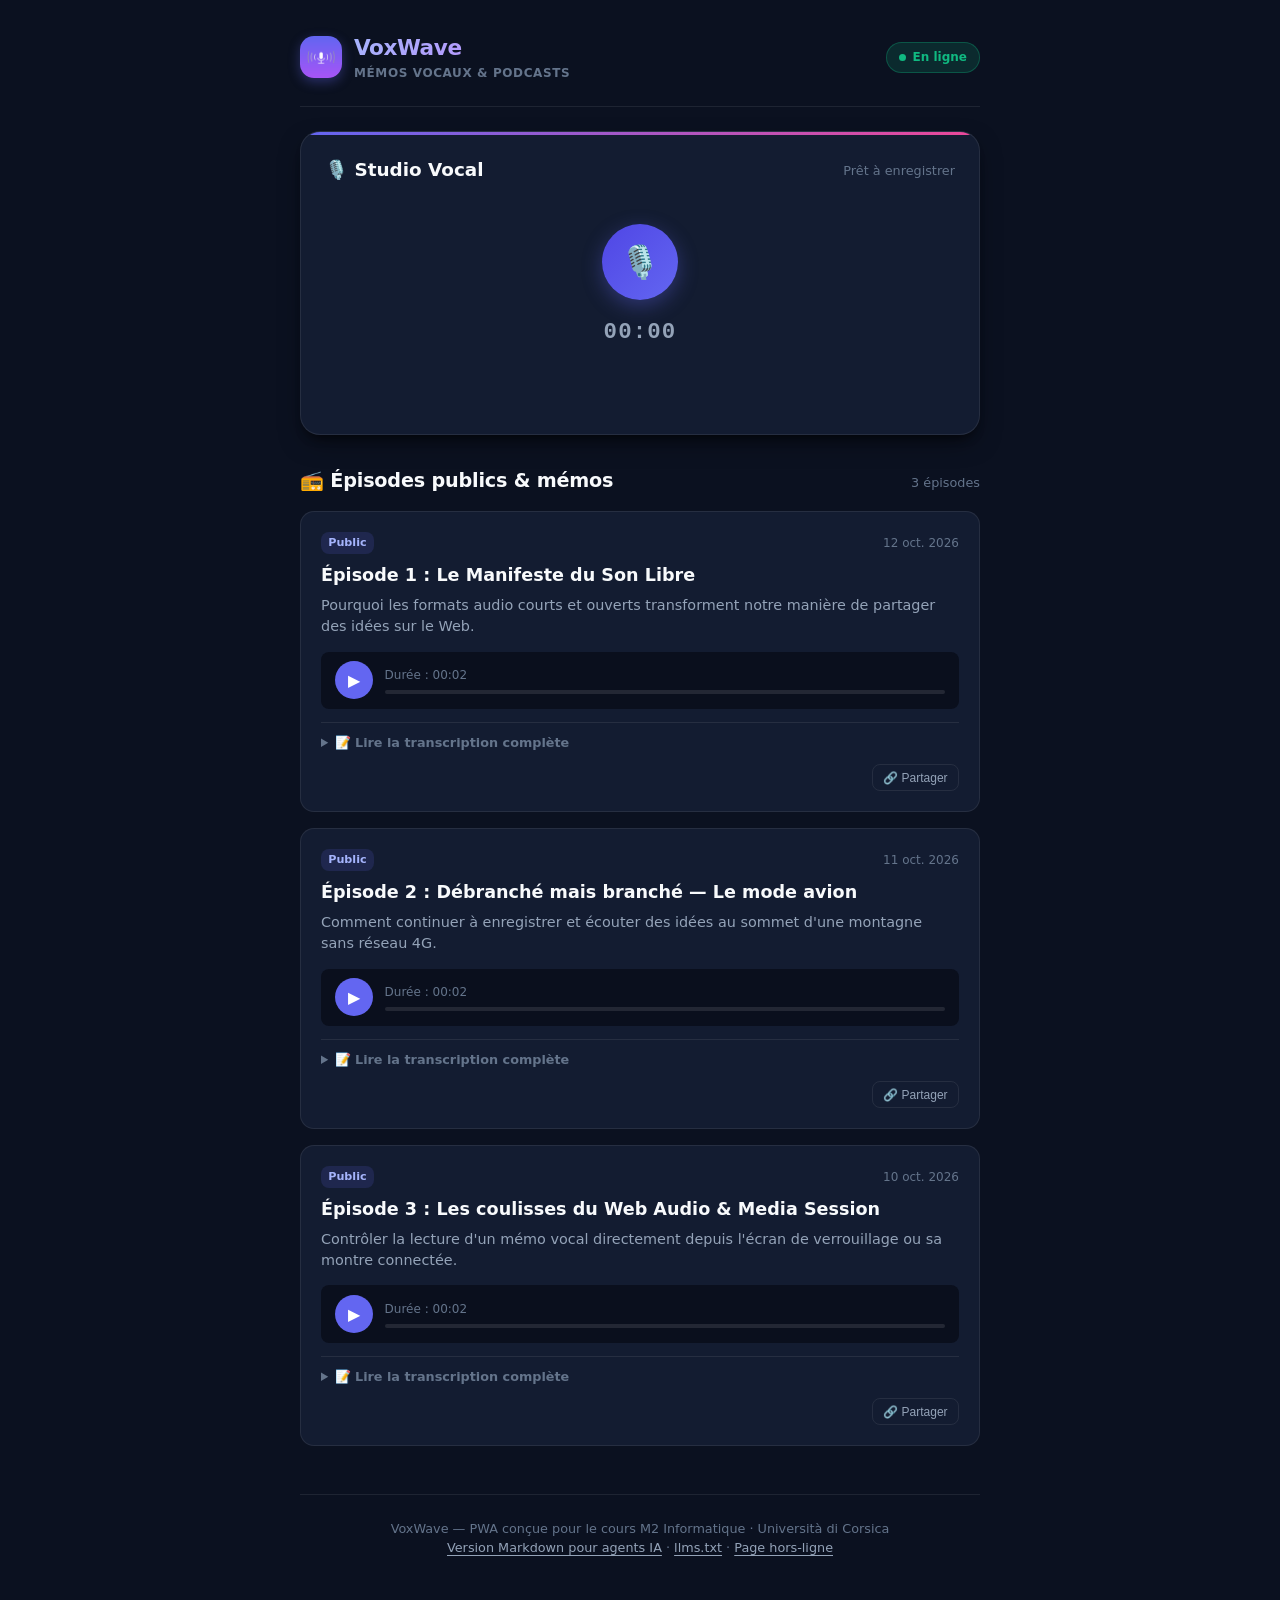
<file: index.html>
<!DOCTYPE html>
<html lang="fr">
<head>
  <meta charset="UTF-8">
  <meta name="viewport" content="width=device-width, initial-scale=1.0">
  <title>VoxWave — Mémos Vocaux & Mini-Podcasts Publics</title>
  <meta name="description" content="Enregistrez, écoutez et publiez des mémos vocaux et mini-podcasts hors ligne. PWA audio complète pour mobile et desktop." />
  
  <link rel="canonical" href="https://mini-podcast.netlify.app/" />
  <link rel="alternate" type="text/markdown" href="/episodes.md" />
  <link rel="manifest" href="/manifest.json" />

  <!-- iOS PWA support -->
  <meta name="apple-mobile-web-app-capable" content="yes" />
  <meta name="apple-mobile-web-app-status-bar-style" content="black-translucent" />
  <meta name="apple-mobile-web-app-title" content="VoxWave" />
  <link rel="apple-touch-icon" href="/icons/icon-192.png" />
  <meta name="theme-color" content="#0f172a" />

  <!-- Open Graph -->
  <meta property="og:type" content="website" />
  <meta property="og:title" content="VoxWave — Mémos Vocaux & Mini-Podcasts Publics" />
  <meta property="og:description" content="Enregistrez, écoutez et publiez des mémos vocaux et mini-podcasts hors ligne. PWA audio avec Media Session et synchronisation Outbox." />
  <meta property="og:image" content="https://mini-podcast.netlify.app/icons/icon-512.png" />
  <meta property="og:url" content="https://mini-podcast.netlify.app/" />

  <!-- Twitter Card -->
  <meta name="twitter:card" content="summary_large_image" />
  <meta name="twitter:title" content="VoxWave — Mémos Vocaux & Mini-Podcasts Publics" />
  <meta name="twitter:description" content="Enregistrez et écoutez vos podcasts et mémos vocaux hors ligne." />
  <meta name="twitter:image" content="https://mini-podcast.netlify.app/icons/icon-512.png" />

  <!-- Schema.org JSON-LD (WebApplication & PodcastSeries) -->
  <script type="application/ld+json">
  {
    "@context": "https://schema.org",
    "@graph": [
      {
        "@type": "WebApplication",
        "name": "VoxWave",
        "applicationCategory": "MultimediaApplication",
        "operatingSystem": "Any",
        "url": "https://mini-podcast.netlify.app/",
        "description": "Progressive Web App d'enregistrement et d'écoute de mini-podcasts hors ligne.",
        "offers": {
          "@type": "Offer",
          "price": "0"
        }
      },
      {
        "@type": "PodcastSeries",
        "name": "VoxWave — Les Chroniques Audio",
        "description": "Le flux public des micro-chroniques et mémos de la communauté VoxWave.",
        "url": "https://mini-podcast.netlify.app/",
        "episodes": [
          {
            "@type": "PodcastEpisode",
            "name": "Épisode 1 : Le Manifeste du Son Libre",
            "description": "Pourquoi les formats audio courts et ouverts transforment notre manière de partager des idées.",
            "url": "https://mini-podcast.netlify.app/#ep1",
            "associatedMedia": {
              "@type": "AudioObject",
              "contentUrl": "https://mini-podcast.netlify.app/audio/ep1-manifeste.wav",
              "encodingFormat": "audio/wav"
            }
          },
          {
            "@type": "PodcastEpisode",
            "name": "Épisode 2 : Débranché mais branché — Le mode avion",
            "description": "Comment écouter et créer vos mémos sonores au sommet d'une montagne sans 4G.",
            "url": "https://mini-podcast.netlify.app/#ep2",
            "associatedMedia": {
              "@type": "AudioObject",
              "contentUrl": "https://mini-podcast.netlify.app/audio/ep2-offline.wav",
              "encodingFormat": "audio/wav"
            }
          },
          {
            "@type": "PodcastEpisode",
            "name": "Épisode 3 : Les coulisses du Web Audio & Media Session",
            "description": "Gérer la lecture de mémos audio directement depuis l'écran de verrouillage du smartphone.",
            "url": "https://mini-podcast.netlify.app/#ep3",
            "associatedMedia": {
              "@type": "AudioObject",
              "contentUrl": "https://mini-podcast.netlify.app/audio/ep3-audio-apis.wav",
              "encodingFormat": "audio/wav"
            }
          }
        ]
      }
    ]
  }
  </script>

  <link rel="stylesheet" href="/style.css" />
  <!-- Librairie idb locale -->
  <script src="/idb.js"></script>
</head>
<body>
  <div class="container">
    
    <!-- En-tête de l'application -->
    <header class="app-header">
      <div class="brand">
        <img src="/icons/icon-192.png" alt="Logo VoxWave" class="brand-logo" />
        <div class="brand-text">
          <h1>VoxWave</h1>
          <p>Mémos Vocaux & Podcasts</p>
        </div>
      </div>
      <div class="header-actions">
        <div id="network-badge" class="network-badge">
          <span class="network-dot"></span>
          <span id="network-text">En ligne</span>
        </div>
        <button id="btn-install" class="btn-install" aria-label="Installer l'application">
          📥 Installer
        </button>
      </div>
    </header>

    <!-- Bannière de mise à jour Service Worker -->
    <div id="update-banner" class="update-banner" role="alert">
      <p>✨ Une nouvelle version de VoxWave est prête.</p>
      <button id="btn-update" class="btn-update">Mettre à jour</button>
    </div>

    <main>
      <!-- Studio d'enregistrement (Capacité Microphone) -->
      <section id="studio" class="studio-card" aria-labelledby="studio-title">
        <div class="studio-header">
          <h2 id="studio-title">🎙️ Studio Vocal</h2>
          <span id="studio-status" class="studio-status">Prêt à enregistrer</span>
        </div>

        <div class="recorder-box">
          <div class="record-btn-wrapper">
            <button id="record-btn" class="record-btn" aria-label="Démarrer l'enregistrement vocal">
              🎙️
            </button>
          </div>

          <div id="record-timer" class="record-timer">00:00</div>

          <div id="sound-waves" class="sound-waves" aria-hidden="true">
            <div class="wave-bar"></div>
            <div class="wave-bar"></div>
            <div class="wave-bar"></div>
            <div class="wave-bar"></div>
            <div class="wave-bar"></div>
          </div>
        </div>

        <!-- Formulaire de publication (visible après enregistrement) -->
        <form id="recording-form" class="recording-form">
          <audio id="audio-preview" class="audio-preview-player" controls></audio>
          
          <div class="form-group">
            <label for="ep-title">Titre de l'épisode *</label>
            <input type="text" id="ep-title" class="form-input" placeholder="Ex: Ma réflexion sur les PWA..." required maxlength="80" />
          </div>

          <div class="form-group">
            <label for="ep-summary">Résumé court *</label>
            <input type="text" id="ep-summary" class="form-input" placeholder="Quelques mots pour donner envie d'écouter..." required maxlength="160" />
          </div>

          <div class="form-group">
            <label for="ep-transcript">Transcription textuelle ou notes</label>
            <textarea id="ep-transcript" class="form-textarea" placeholder="Retranscription complète de l'enregistrement pour les moteurs et agents IA..."></textarea>
          </div>

          <div class="form-actions">
            <button type="button" id="btn-cancel-recording" class="btn-ghost">Recommencer</button>
            <button type="submit" id="btn-save-recording" class="btn-primary">Publier le mémo</button>
          </div>
        </form>
      </section>

      <!-- Liste des épisodes (Contenu public statique pour crawlers + hydratation IDB) -->
      <section id="episodes-section" aria-labelledby="episodes-title">
        <div class="section-title">
          <h2 id="episodes-title">📻 Épisodes publics & mémos</h2>
          <span id="episodes-count" class="badge-count">3 épisodes</span>
        </div>

        <ul id="episodes-list" class="episodes-list">
          
          <!-- Épisode Seed 1 -->
          <li class="episode-card" data-seed="true" data-id="seed-ep1">
            <article>
              <div class="episode-meta-row">
                <div class="episode-badges">
                  <span class="tag-badge public">Public</span>
                  <span class="tag-badge">Épisode 1</span>
                </div>
                <time datetime="2026-10-12">12 oct. 2026</time>
              </div>

              <h3>Épisode 1 : Le Manifeste du Son Libre</h3>
              <p class="episode-summary">Pourquoi les formats audio courts et ouverts transforment notre manière de partager des idées sur le Web.</p>

              <div class="player-container">
                <button class="play-trigger-btn" data-audio-src="/audio/ep1-manifeste.wav" data-title="Épisode 1 : Le Manifeste du Son Libre" aria-label="Écouter l'épisode 1">▶</button>
                <div class="player-info">
                  <div class="player-duration">Durée : 00:02</div>
                  <div class="progress-track" role="progressbar" aria-valuenow="0" aria-valuemin="0" aria-valuemax="100">
                    <div class="progress-bar-fill"></div>
                  </div>
                </div>
              </div>

              <details class="transcript-details">
                <summary>📝 Lire la transcription complète</summary>
                <p class="transcript-text">Bienvenue sur VoxWave ! La voix est le moyen le plus direct et spontané d'exprimer une pensée. Dans un web saturé d'écrans et d'artifices, ce micro-podcast défend une diffusion sonore légère, universelle et accessible à tous, même hors ligne.</p>
              </details>

              <div class="card-actions-bar">
                <button class="action-btn share-btn" data-share-title="Épisode 1 : Le Manifeste du Son Libre" data-share-text="Découvrez ce mémo audio sur VoxWave !" aria-label="Partager cet épisode">
                  🔗 Partager
                </button>
              </div>
            </article>
          </li>

          <!-- Épisode Seed 2 -->
          <li class="episode-card" data-seed="true" data-id="seed-ep2">
            <article>
              <div class="episode-meta-row">
                <div class="episode-badges">
                  <span class="tag-badge public">Public</span>
                  <span class="tag-badge">Épisode 2</span>
                </div>
                <time datetime="2026-10-11">11 oct. 2026</time>
              </div>

              <h3>Épisode 2 : Débranché mais branché — Le mode avion</h3>
              <p class="episode-summary">Comment continuer à enregistrer et écouter des idées au sommet d'une montagne sans réseau 4G.</p>

              <div class="player-container">
                <button class="play-trigger-btn" data-audio-src="/audio/ep2-offline.wav" data-title="Épisode 2 : Débranché mais branché — Le mode avion" aria-label="Écouter l'épisode 2">▶</button>
                <div class="player-info">
                  <div class="player-duration">Durée : 00:02</div>
                  <div class="progress-track" role="progressbar" aria-valuenow="0" aria-valuemin="0" aria-valuemax="100">
                    <div class="progress-bar-fill"></div>
                  </div>
                </div>
              </div>

              <details class="transcript-details">
                <summary>📝 Lire la transcription complète</summary>
                <p class="transcript-text">Être coupé du réseau n'est plus un frein à la création. Grâce au Service Worker et à IndexedDB, votre voix est immédiatement mise en sécurité dans l'Outbox locale. Dès que le signal revient, la magie de la synchronisation opère en toute transparence.</p>
              </details>

              <div class="card-actions-bar">
                <button class="action-btn share-btn" data-share-title="Épisode 2 : Débranché mais branché" data-share-text="Découvrez comment VoxWave fonctionne hors ligne !" aria-label="Partager cet épisode">
                  🔗 Partager
                </button>
              </div>
            </article>
          </li>

          <!-- Épisode Seed 3 -->
          <li class="episode-card" data-seed="true" data-id="seed-ep3">
            <article>
              <div class="episode-meta-row">
                <div class="episode-badges">
                  <span class="tag-badge public">Public</span>
                  <span class="tag-badge">Épisode 3</span>
                </div>
                <time datetime="2026-10-10">10 oct. 2026</time>
              </div>

              <h3>Épisode 3 : Les coulisses du Web Audio & Media Session</h3>
              <p class="episode-summary">Contrôler la lecture d'un mémo vocal directement depuis l'écran de verrouillage ou sa montre connectée.</p>

              <div class="player-container">
                <button class="play-trigger-btn" data-audio-src="/audio/ep3-audio-apis.wav" data-title="Épisode 3 : Les coulisses du Web Audio" aria-label="Écouter l'épisode 3">▶</button>
                <div class="player-info">
                  <div class="player-duration">Durée : 00:02</div>
                  <div class="progress-track" role="progressbar" aria-valuenow="0" aria-valuemin="0" aria-valuemax="100">
                    <div class="progress-bar-fill"></div>
                  </div>
                </div>
              </div>

              <details class="transcript-details">
                <summary>📝 Lire la transcription complète</summary>
                <p class="transcript-text">La Media Session API transforme une simple page web en un véritable lecteur natif. Pochette d'album, métadonnées, boutons de saut temporel : tout s'intègre harmonieusement dans les commandes multimédias du système d'exploitation.</p>
              </details>

              <div class="card-actions-bar">
                <button class="action-btn share-btn" data-share-title="Épisode 3 : Les coulisses du Web Audio" data-share-text="L'intégration Media Session expliquée en podcast." aria-label="Partager cet épisode">
                  🔗 Partager
                </button>
              </div>
            </article>
          </li>

        </ul>
      </section>
    </main>

    <!-- Pied de page -->
    <footer class="app-footer">
      <p>VoxWave — PWA conçue pour le cours M2 Informatique · Università di Corsica</p>
      <p><a href="/episodes.md">Version Markdown pour agents IA</a> · <a href="/llms.txt">llms.txt</a> · <a href="/offline.html">Page hors-ligne</a></p>
    </footer>

  </div>

  <!-- Conteneur des notifications toast -->
  <div id="toast-container" class="toast-container" aria-live="polite"></div>

  <!-- Scripts applicatifs -->
  <script src="/db.js"></script>
  <script src="/app.js"></script>
</body>
</html>
</file>
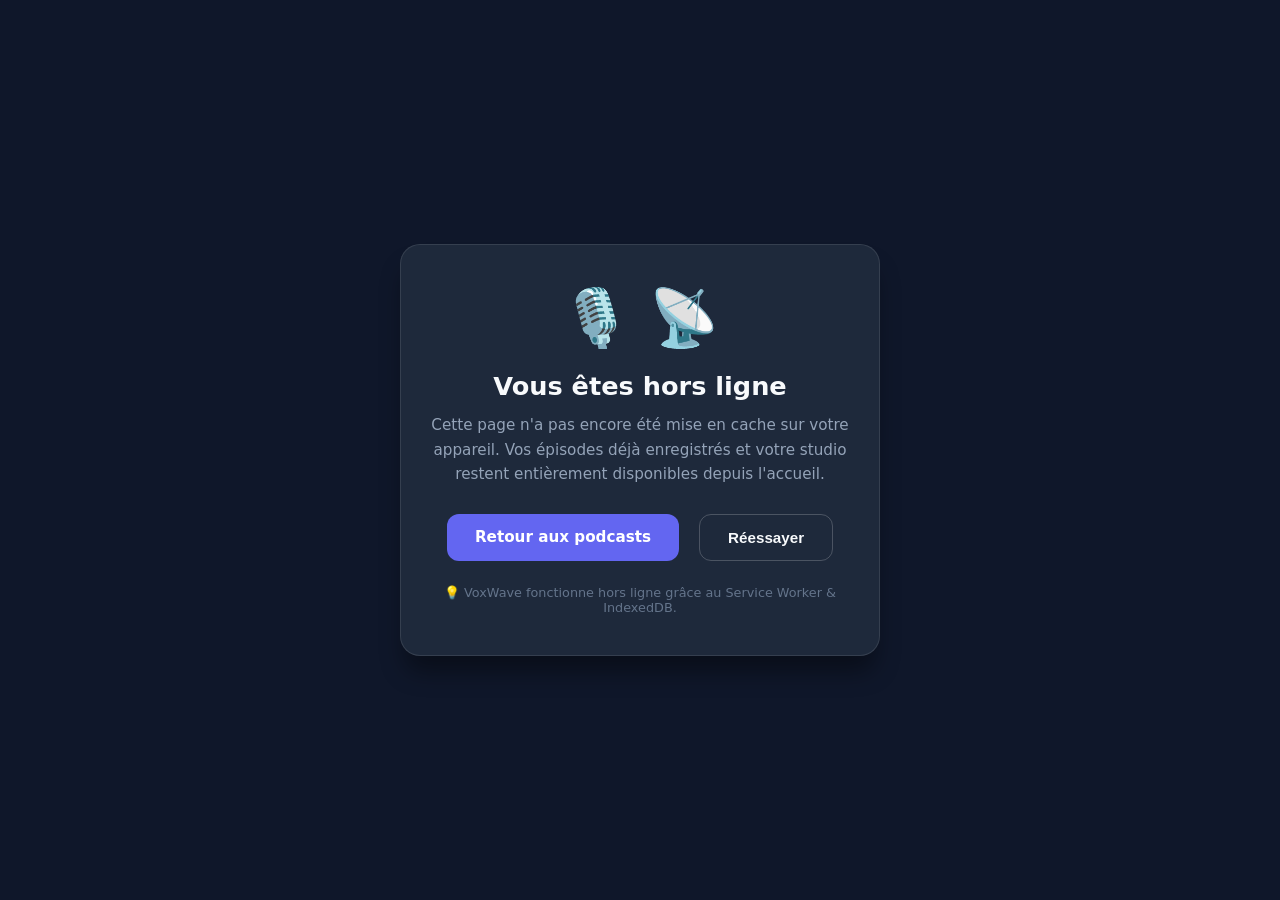
<file: offline.html>
<!DOCTYPE html>
<html lang="fr">
<head>
  <meta charset="UTF-8">
  <meta name="viewport" content="width=device-width, initial-scale=1.0">
  <title>VoxWave — Hors ligne</title>
  <meta name="theme-color" content="#0f172a">
  <style>
    :root {
      --bg: #0f172a;
      --card-bg: #1e293b;
      --text: #f8fafc;
      --text-muted: #94a3b8;
      --primary: #6366f1;
      --primary-hover: #4f46e5;
    }
    * {
      box-sizing: border-box;
      margin: 0;
      padding: 0;
    }
    body {
      background-color: var(--bg);
      color: var(--text);
      font-family: system-ui, -apple-system, BlinkMacSystemFont, 'Segoe UI', Roboto, sans-serif;
      min-height: 100vh;
      display: flex;
      flex-direction: column;
      align-items: center;
      justify-content: center;
      padding: 1.5rem;
      text-align: center;
    }
    .card {
      background: var(--card-bg);
      border: 1px solid rgba(255, 255, 255, 0.1);
      border-radius: 1.25rem;
      padding: 2.5rem 1.75rem;
      max-width: 480px;
      width: 100%;
      box-shadow: 0 20px 25px -5px rgba(0, 0, 0, 0.4);
    }
    .icon {
      font-size: 3.5rem;
      margin-bottom: 1.25rem;
      display: inline-block;
      animation: pulse 2s infinite ease-in-out;
    }
    @keyframes pulse {
      0%, 100% { transform: scale(1); opacity: 0.9; }
      50% { transform: scale(1.08); opacity: 1; }
    }
    h1 {
      font-size: 1.6rem;
      font-weight: 700;
      margin-bottom: 0.75rem;
    }
    p {
      color: var(--text-muted);
      line-height: 1.6;
      margin-bottom: 1.75rem;
      font-size: 0.95rem;
    }
    .btn {
      display: inline-block;
      background: var(--primary);
      color: #ffffff;
      text-decoration: none;
      padding: 0.85rem 1.75rem;
      border-radius: 0.75rem;
      font-weight: 600;
      font-size: 0.95rem;
      transition: background 0.2s ease, transform 0.1s ease;
      border: none;
      cursor: pointer;
    }
    .btn:hover {
      background: var(--primary-hover);
      transform: translateY(-1px);
    }
    .btn-secondary {
      background: transparent;
      border: 1px solid rgba(255, 255, 255, 0.2);
      color: var(--text);
      margin-left: 0.5rem;
    }
    .btn-secondary:hover {
      background: rgba(255, 255, 255, 0.05);
    }
    .actions {
      display: flex;
      justify-content: center;
      gap: 0.75rem;
      flex-wrap: wrap;
    }
    .tip {
      margin-top: 1.5rem;
      font-size: 0.8rem;
      color: #64748b;
    }
  </style>
</head>
<body>
  <div class="card">
    <div class="icon">🎙️ 📡</div>
    <h1>Vous êtes hors ligne</h1>
    <p>Cette page n'a pas encore été mise en cache sur votre appareil. Vos épisodes déjà enregistrés et votre studio restent entièrement disponibles depuis l'accueil.</p>
    <div class="actions">
      <a href="/" class="btn">Retour aux podcasts</a>
      <button onclick="window.location.reload()" class="btn btn-secondary">Réessayer</button>
    </div>
    <div class="tip">
      💡 VoxWave fonctionne hors ligne grâce au Service Worker & IndexedDB.
    </div>
  </div>
</body>
</html>
</file>
<file: style.css>
/* ==========================================================================
   VoxWave — Design System & Styles (Mobile-first, Dark Theme)
   ========================================================================== */

:root {
  --bg-main: #0b1120;
  --bg-card: #131c31;
  --bg-card-hover: #1c2744;
  --bg-input: #0a0f1d;
  --border: rgba(255, 255, 255, 0.08);
  --border-focus: #6366f1;

  --text-main: #f8fafc;
  --text-muted: #94a3b8;
  --text-dim: #64748b;

  --primary: #6366f1;
  --primary-hover: #4f46e5;
  --primary-glow: rgba(99, 102, 241, 0.35);

  --accent-pink: #ec4899;
  --accent-violet: #8b5cf6;
  --success: #10b981;
  --warning: #f59e0b;
  --danger: #ef4444;

  --radius-sm: 8px;
  --radius-md: 14px;
  --radius-lg: 20px;
  --radius-full: 9999px;

  --font: system-ui, -apple-system, BlinkMacSystemFont, 'Segoe UI', Roboto, Helvetica, Arial, sans-serif;
  --shadow-lg: 0 10px 25px -5px rgba(0, 0, 0, 0.5), 0 8px 10px -6px rgba(0, 0, 0, 0.5);
  --shadow-glow: 0 0 20px var(--primary-glow);
}

* {
  box-sizing: border-box;
  margin: 0;
  padding: 0;
  -webkit-tap-highlight-color: transparent;
}

body {
  background-color: var(--bg-main);
  color: var(--text-main);
  font-family: var(--font);
  line-height: 1.5;
  min-height: 100vh;
  padding-bottom: 6rem;
  overflow-x: hidden;
}

/* Container */
.container {
  width: 100%;
  max-width: 720px;
  margin: 0 auto;
  padding: 1rem 1.25rem;
}

/* ==========================================================================
   Header & Status Bar
   ========================================================================== */
.app-header {
  display: flex;
  justify-content: space-between;
  align-items: center;
  padding: 1rem 0 1.5rem 0;
  border-bottom: 1px solid var(--border);
  margin-bottom: 1.5rem;
}

.brand {
  display: flex;
  align-items: center;
  gap: 0.75rem;
}

.brand-logo {
  width: 42px;
  height: 42px;
  border-radius: var(--radius-md);
  box-shadow: 0 4px 12px var(--primary-glow);
}

.brand-text h1 {
  font-size: 1.35rem;
  font-weight: 800;
  letter-spacing: -0.02em;
  background: linear-gradient(135deg, #a5b4fc, #c084fc);
  -webkit-background-clip: text;
  -webkit-text-fill-color: transparent;
}

.brand-text p {
  font-size: 0.75rem;
  color: var(--text-dim);
  text-transform: uppercase;
  letter-spacing: 0.05em;
  font-weight: 600;
}

.header-actions {
  display: flex;
  align-items: center;
  gap: 0.6rem;
}

/* Network Badge */
.network-badge {
  display: inline-flex;
  align-items: center;
  gap: 0.4rem;
  padding: 0.35rem 0.75rem;
  border-radius: var(--radius-full);
  font-size: 0.75rem;
  font-weight: 600;
  background: rgba(16, 185, 129, 0.15);
  color: var(--success);
  border: 1px solid rgba(16, 185, 129, 0.3);
  transition: all 0.3s ease;
}

.network-badge.offline {
  background: rgba(245, 158, 11, 0.15);
  color: var(--warning);
  border-color: rgba(245, 158, 11, 0.3);
}

.network-dot {
  width: 7px;
  height: 7px;
  border-radius: 50%;
  background-color: currentColor;
}

/* Install Button */
.btn-install {
  display: none;
  background: var(--primary);
  color: #fff;
  border: none;
  padding: 0.4rem 0.8rem;
  border-radius: var(--radius-full);
  font-size: 0.75rem;
  font-weight: 700;
  cursor: pointer;
  transition: transform 0.2s, background 0.2s;
  box-shadow: 0 2px 8px var(--primary-glow);
}

.btn-install:hover {
  background: var(--primary-hover);
  transform: translateY(-1px);
}

/* ==========================================================================
   Update Banner
   ========================================================================== */
.update-banner {
  display: none;
  background: linear-gradient(90deg, #4f46e5, #7c3aed);
  color: #fff;
  padding: 0.75rem 1rem;
  border-radius: var(--radius-md);
  margin-bottom: 1.5rem;
  align-items: center;
  justify-content: space-between;
  gap: 1rem;
  box-shadow: var(--shadow-lg);
  animation: slideDown 0.3s ease-out;
}

.update-banner p {
  font-size: 0.85rem;
  font-weight: 500;
}

.btn-update {
  background: #ffffff;
  color: #4f46e5;
  border: none;
  padding: 0.4rem 0.85rem;
  border-radius: var(--radius-sm);
  font-size: 0.8rem;
  font-weight: 700;
  cursor: pointer;
  white-space: nowrap;
}

@keyframes slideDown {
  from { opacity: 0; transform: translateY(-10px); }
  to { opacity: 1; transform: translateY(0); }
}

/* ==========================================================================
   Studio Section (Recording Card)
   ========================================================================== */
.studio-card {
  background: var(--bg-card);
  border: 1px solid var(--border);
  border-radius: var(--radius-lg);
  padding: 1.5rem;
  margin-bottom: 2rem;
  box-shadow: var(--shadow-lg);
  position: relative;
  overflow: hidden;
}

.studio-card::before {
  content: '';
  position: absolute;
  top: 0;
  left: 0;
  right: 0;
  height: 3px;
  background: linear-gradient(90deg, var(--primary), var(--accent-pink));
}

.studio-header {
  display: flex;
  justify-content: space-between;
  align-items: center;
  margin-bottom: 1.25rem;
}

.studio-header h2 {
  font-size: 1.15rem;
  font-weight: 700;
  display: flex;
  align-items: center;
  gap: 0.5rem;
}

.studio-status {
  font-size: 0.8rem;
  color: var(--text-dim);
}

/* Recorder Controls */
.recorder-box {
  display: flex;
  flex-direction: column;
  align-items: center;
  padding: 1.25rem 0;
  gap: 1rem;
}

.record-btn-wrapper {
  position: relative;
  display: flex;
  align-items: center;
  justify-content: center;
}

.record-btn {
  width: 76px;
  height: 76px;
  border-radius: 50%;
  background: linear-gradient(135deg, #4f46e5, #6366f1);
  border: none;
  color: #ffffff;
  font-size: 2rem;
  display: flex;
  align-items: center;
  justify-content: center;
  cursor: pointer;
  box-shadow: 0 6px 20px var(--primary-glow);
  transition: all 0.25s cubic-bezier(0.4, 0, 0.2, 1);
  z-index: 2;
}

.record-btn:hover {
  transform: scale(1.05);
}

.record-btn.recording {
  background: linear-gradient(135deg, #e11d48, #f43f5e);
  box-shadow: 0 0 25px rgba(244, 63, 94, 0.6);
  animation: pulseRecording 1.5s infinite;
}

@keyframes pulseRecording {
  0% { transform: scale(1); box-shadow: 0 0 0 0 rgba(244, 63, 94, 0.7); }
  70% { transform: scale(1.04); box-shadow: 0 0 0 16px rgba(244, 63, 94, 0); }
  100% { transform: scale(1); box-shadow: 0 0 0 0 rgba(244, 63, 94, 0); }
}

.record-timer {
  font-family: ui-monospace, SFMono-Regular, Menlo, Monaco, Consolas, monospace;
  font-size: 1.4rem;
  font-weight: 700;
  color: var(--text-muted);
  letter-spacing: 0.05em;
}

.record-timer.active {
  color: #f43f5e;
}

/* Sound Wave Bars Animation */
.sound-waves {
  display: flex;
  align-items: center;
  justify-content: center;
  gap: 4px;
  height: 24px;
  opacity: 0;
  transition: opacity 0.3s ease;
}

.sound-waves.active {
  opacity: 1;
}

.wave-bar {
  width: 4px;
  height: 6px;
  background-color: var(--primary);
  border-radius: var(--radius-full);
  animation: waveAnim 1s ease-in-out infinite;
}

.wave-bar:nth-child(1) { animation-delay: 0.1s; }
.wave-bar:nth-child(2) { animation-delay: 0.3s; }
.wave-bar:nth-child(3) { animation-delay: 0.5s; }
.wave-bar:nth-child(4) { animation-delay: 0.2s; }
.wave-bar:nth-child(5) { animation-delay: 0.4s; }

@keyframes waveAnim {
  0%, 100% { height: 6px; }
  50% { height: 24px; background-color: var(--accent-pink); }
}

/* Audio Preview Form */
.recording-form {
  display: none;
  margin-top: 1.25rem;
  border-top: 1px solid var(--border);
  padding-top: 1.25rem;
  animation: fadeIn 0.3s ease;
}

@keyframes fadeIn {
  from { opacity: 0; }
  to { opacity: 1; }
}

.form-group {
  margin-bottom: 1rem;
}

.form-group label {
  display: block;
  font-size: 0.85rem;
  font-weight: 600;
  color: var(--text-muted);
  margin-bottom: 0.35rem;
}

.form-input, .form-textarea {
  width: 100%;
  background: var(--bg-input);
  border: 1px solid var(--border);
  border-radius: var(--radius-sm);
  color: var(--text-main);
  padding: 0.65rem 0.85rem;
  font-size: 0.9rem;
  font-family: inherit;
  transition: border-color 0.2s ease;
}

.form-input:focus, .form-textarea:focus {
  outline: none;
  border-color: var(--border-focus);
}

.form-textarea {
  min-height: 70px;
  resize: vertical;
}

.audio-preview-player {
  width: 100%;
  height: 40px;
  margin-bottom: 1rem;
  border-radius: var(--radius-sm);
}

.form-actions {
  display: flex;
  justify-content: flex-end;
  gap: 0.75rem;
}

.btn-primary {
  background: var(--primary);
  color: #fff;
  border: none;
  padding: 0.65rem 1.25rem;
  border-radius: var(--radius-sm);
  font-size: 0.9rem;
  font-weight: 600;
  cursor: pointer;
  transition: background 0.2s ease;
}

.btn-primary:hover {
  background: var(--primary-hover);
}

.btn-ghost {
  background: transparent;
  color: var(--text-muted);
  border: 1px solid var(--border);
  padding: 0.65rem 1.25rem;
  border-radius: var(--radius-sm);
  font-size: 0.9rem;
  cursor: pointer;
}

.btn-ghost:hover {
  background: rgba(255, 255, 255, 0.05);
  color: var(--text-main);
}

/* ==========================================================================
   Episodes List Section (Public + Local)
   ========================================================================== */
.section-title {
  display: flex;
  justify-content: space-between;
  align-items: baseline;
  margin-bottom: 1rem;
}

.section-title h2 {
  font-size: 1.2rem;
  font-weight: 700;
  letter-spacing: -0.01em;
}

.section-title .badge-count {
  font-size: 0.8rem;
  color: var(--text-dim);
  font-weight: 500;
}

.episodes-list {
  display: flex;
  flex-direction: column;
  gap: 1rem;
  list-style: none;
}

/* Episode Card */
.episode-card {
  background: var(--bg-card);
  border: 1px solid var(--border);
  border-radius: var(--radius-md);
  padding: 1.25rem;
  transition: transform 0.2s ease, border-color 0.2s ease;
}

.episode-card:hover {
  border-color: rgba(99, 102, 241, 0.3);
}

.episode-meta-row {
  display: flex;
  justify-content: space-between;
  align-items: center;
  font-size: 0.75rem;
  color: var(--text-dim);
  margin-bottom: 0.5rem;
}

.episode-badges {
  display: flex;
  align-items: center;
  gap: 0.4rem;
}

.tag-badge {
  display: inline-block;
  padding: 0.15rem 0.45rem;
  border-radius: var(--radius-sm);
  font-size: 0.7rem;
  font-weight: 600;
}

.tag-badge.public {
  background: rgba(99, 102, 241, 0.15);
  color: #a5b4fc;
}

.tag-badge.local {
  background: rgba(16, 185, 129, 0.15);
  color: #6ee7b7;
}

.tag-badge.outbox {
  background: rgba(245, 158, 11, 0.15);
  color: #fcd34d;
}

.episode-card h3 {
  font-size: 1.1rem;
  font-weight: 700;
  margin-bottom: 0.4rem;
  color: var(--text-main);
}

.episode-summary {
  font-size: 0.9rem;
  color: var(--text-muted);
  line-height: 1.5;
  margin-bottom: 0.85rem;
}

/* Audio Player Container */
.player-container {
  display: flex;
  align-items: center;
  gap: 0.75rem;
  background: var(--bg-input);
  border-radius: var(--radius-sm);
  padding: 0.6rem 0.85rem;
  margin-bottom: 0.85rem;
}

.play-trigger-btn {
  width: 38px;
  height: 38px;
  border-radius: 50%;
  background: var(--primary);
  border: none;
  color: #fff;
  font-size: 1rem;
  display: flex;
  align-items: center;
  justify-content: center;
  cursor: pointer;
  flex-shrink: 0;
  transition: transform 0.15s ease, background 0.15s ease;
}

.play-trigger-btn:hover {
  transform: scale(1.06);
  background: var(--primary-hover);
}

.player-info {
  flex-grow: 1;
  overflow: hidden;
}

.player-duration {
  font-size: 0.75rem;
  color: var(--text-dim);
  font-variant-numeric: tabular-nums;
}

.progress-track {
  width: 100%;
  height: 4px;
  background: rgba(255, 255, 255, 0.1);
  border-radius: var(--radius-full);
  margin-top: 0.35rem;
  overflow: hidden;
  position: relative;
  cursor: pointer;
}

.progress-bar-fill {
  width: 0%;
  height: 100%;
  background: var(--primary);
  border-radius: var(--radius-full);
  transition: width 0.1s linear;
}

/* Transcription Details */
.transcript-details {
  border-top: 1px solid var(--border);
  padding-top: 0.6rem;
  margin-top: 0.6rem;
}

.transcript-details summary {
  font-size: 0.8rem;
  font-weight: 600;
  color: var(--text-dim);
  cursor: pointer;
  user-select: none;
  transition: color 0.2s ease;
}

.transcript-details summary:hover {
  color: var(--text-muted);
}

.transcript-text {
  font-size: 0.85rem;
  color: #cbd5e1;
  line-height: 1.6;
  margin-top: 0.6rem;
  padding: 0.6rem;
  background: rgba(0, 0, 0, 0.2);
  border-radius: var(--radius-sm);
  white-space: pre-line;
}

/* Card Actions */
.card-actions-bar {
  display: flex;
  justify-content: flex-end;
  align-items: center;
  gap: 0.5rem;
  margin-top: 0.75rem;
}

.action-btn {
  background: transparent;
  border: 1px solid var(--border);
  color: var(--text-muted);
  border-radius: var(--radius-sm);
  padding: 0.35rem 0.65rem;
  font-size: 0.75rem;
  font-weight: 500;
  cursor: pointer;
  display: inline-flex;
  align-items: center;
  gap: 0.35rem;
  transition: all 0.2s ease;
}

.action-btn:hover {
  color: var(--text-main);
  background: rgba(255, 255, 255, 0.05);
}

.action-btn.delete:hover {
  color: var(--danger);
  border-color: rgba(239, 68, 68, 0.4);
}

/* ==========================================================================
   Toast Notification System
   ========================================================================== */
.toast-container {
  position: fixed;
  bottom: 1.5rem;
  left: 50%;
  transform: translateX(-50%);
  display: flex;
  flex-direction: column;
  gap: 0.5rem;
  z-index: 1000;
  pointer-events: none;
  max-width: 90%;
  width: 400px;
}

.toast {
  background: #1e293b;
  color: #fff;
  border: 1px solid rgba(255, 255, 255, 0.15);
  box-shadow: var(--shadow-lg);
  padding: 0.75rem 1rem;
  border-radius: var(--radius-md);
  font-size: 0.85rem;
  display: flex;
  align-items: center;
  gap: 0.6rem;
  animation: toastIn 0.3s cubic-bezier(0.16, 1, 0.3, 1) forwards;
  pointer-events: auto;
}

@keyframes toastIn {
  from { opacity: 0; transform: translateY(15px); }
  to { opacity: 1; transform: translateY(0); }
}

.toast.toast-out {
  animation: toastOut 0.3s ease-in forwards;
}

@keyframes toastOut {
  from { opacity: 1; transform: translateY(0); }
  to { opacity: 0; transform: translateY(15px); }
}

/* ==========================================================================
   Footer
   ========================================================================== */
.app-footer {
  margin-top: 3rem;
  text-align: center;
  font-size: 0.8rem;
  color: var(--text-dim);
  border-top: 1px solid var(--border);
  padding-top: 1.5rem;
}

.app-footer a {
  color: var(--text-muted);
  text-decoration: underline;
  text-underline-offset: 3px;
}

.app-footer a:hover {
  color: var(--text-main);
}
</file>
